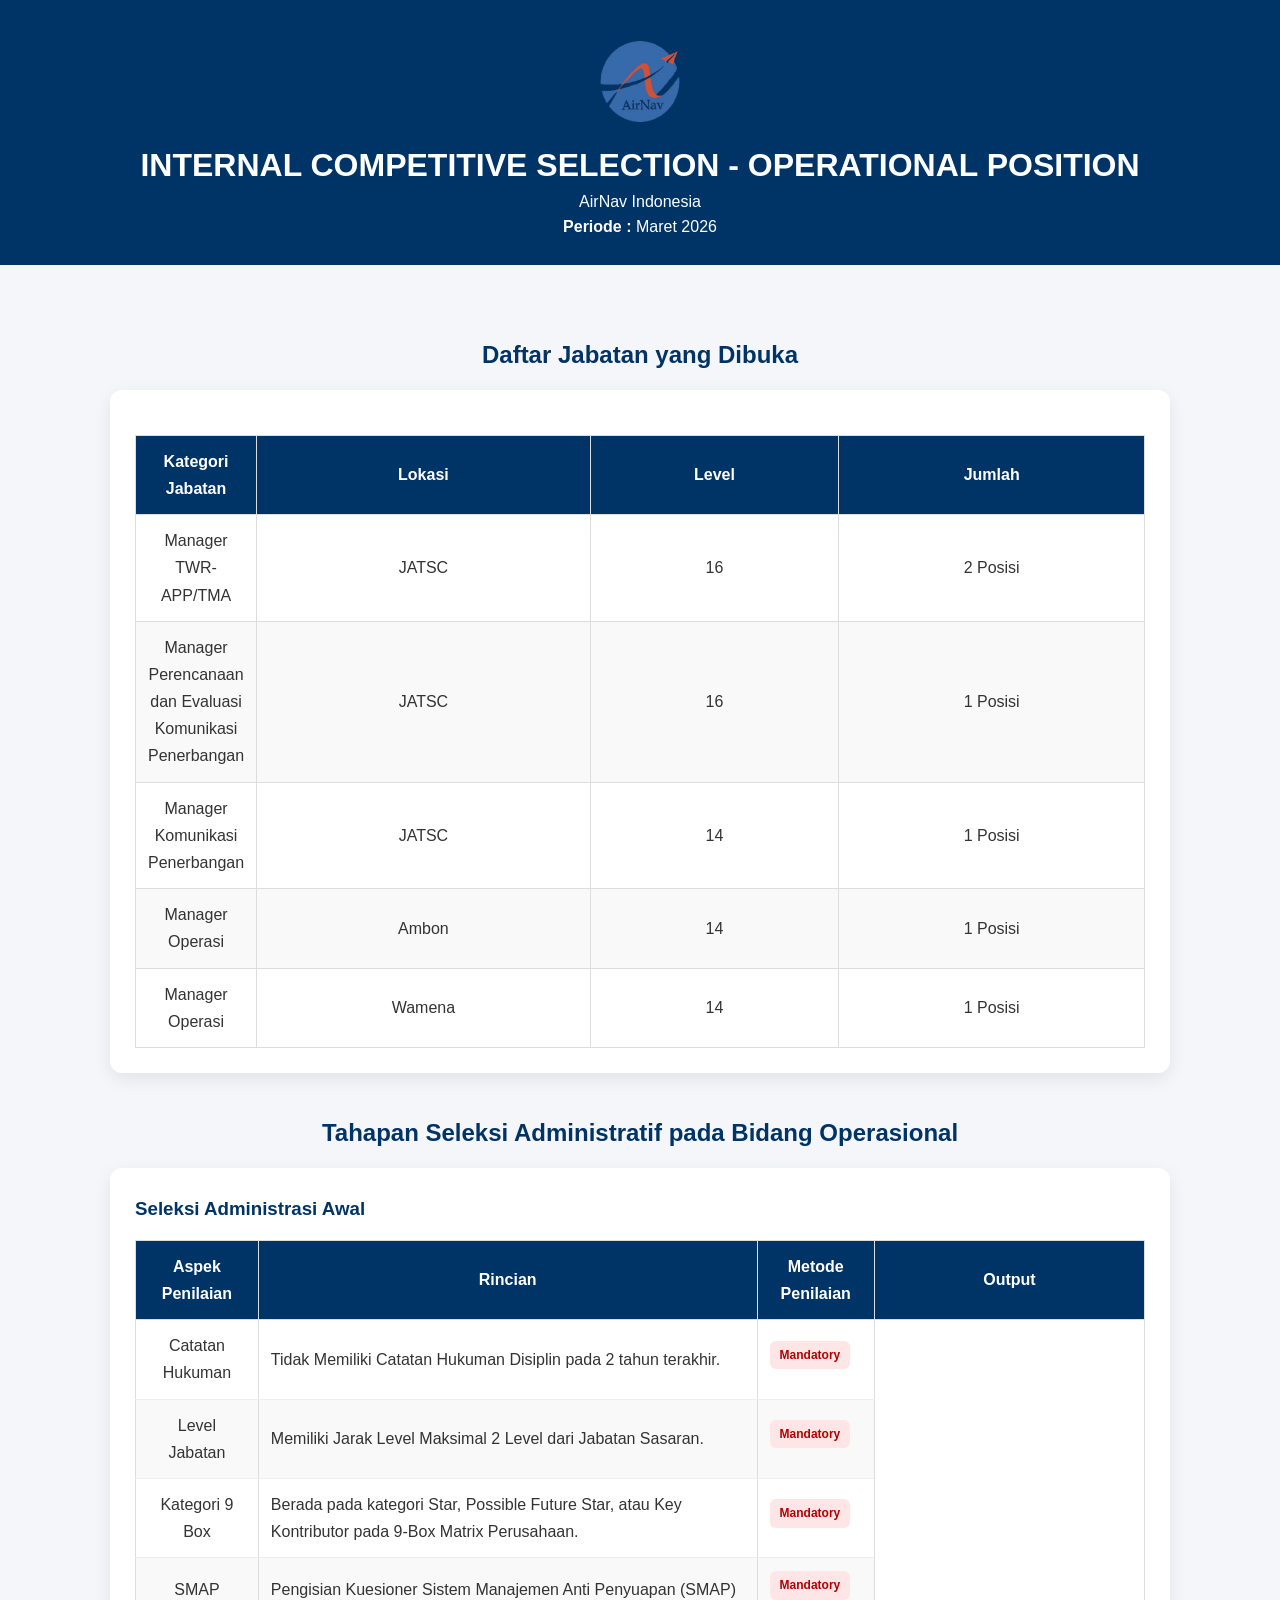
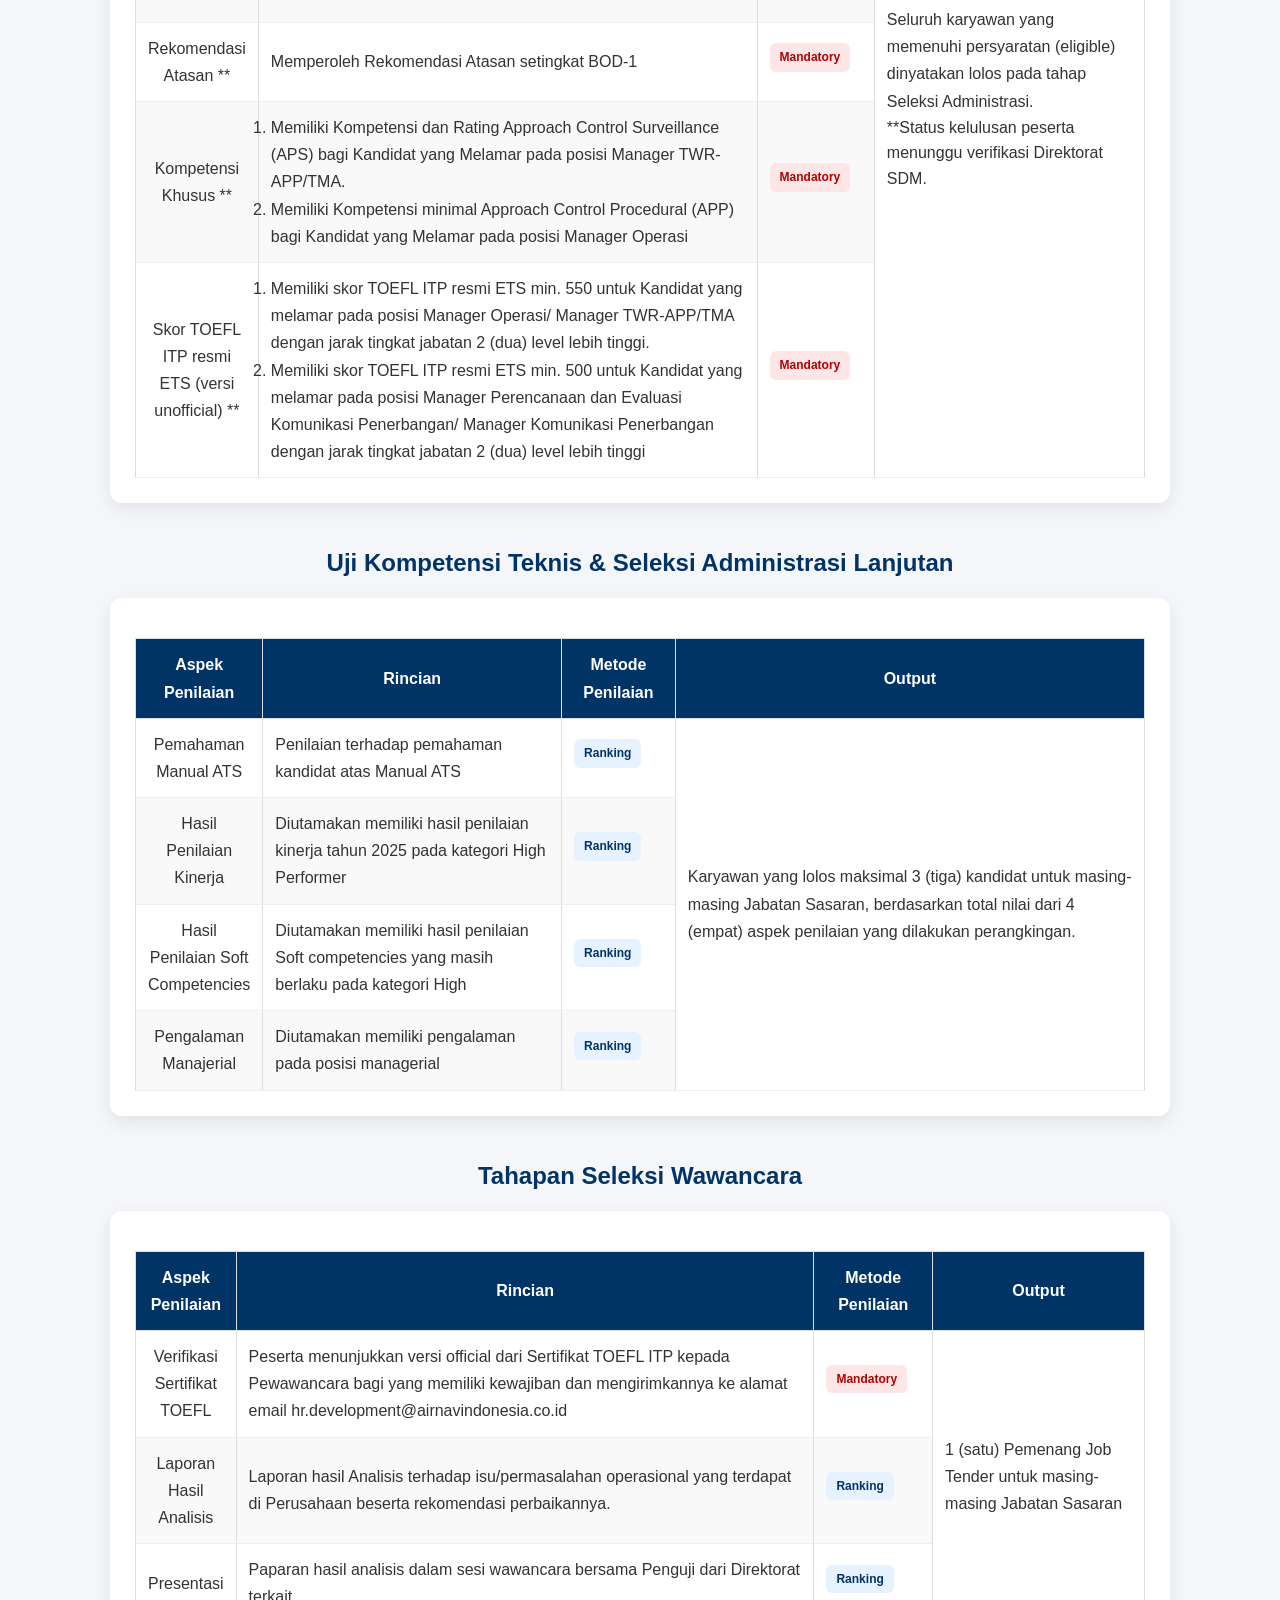
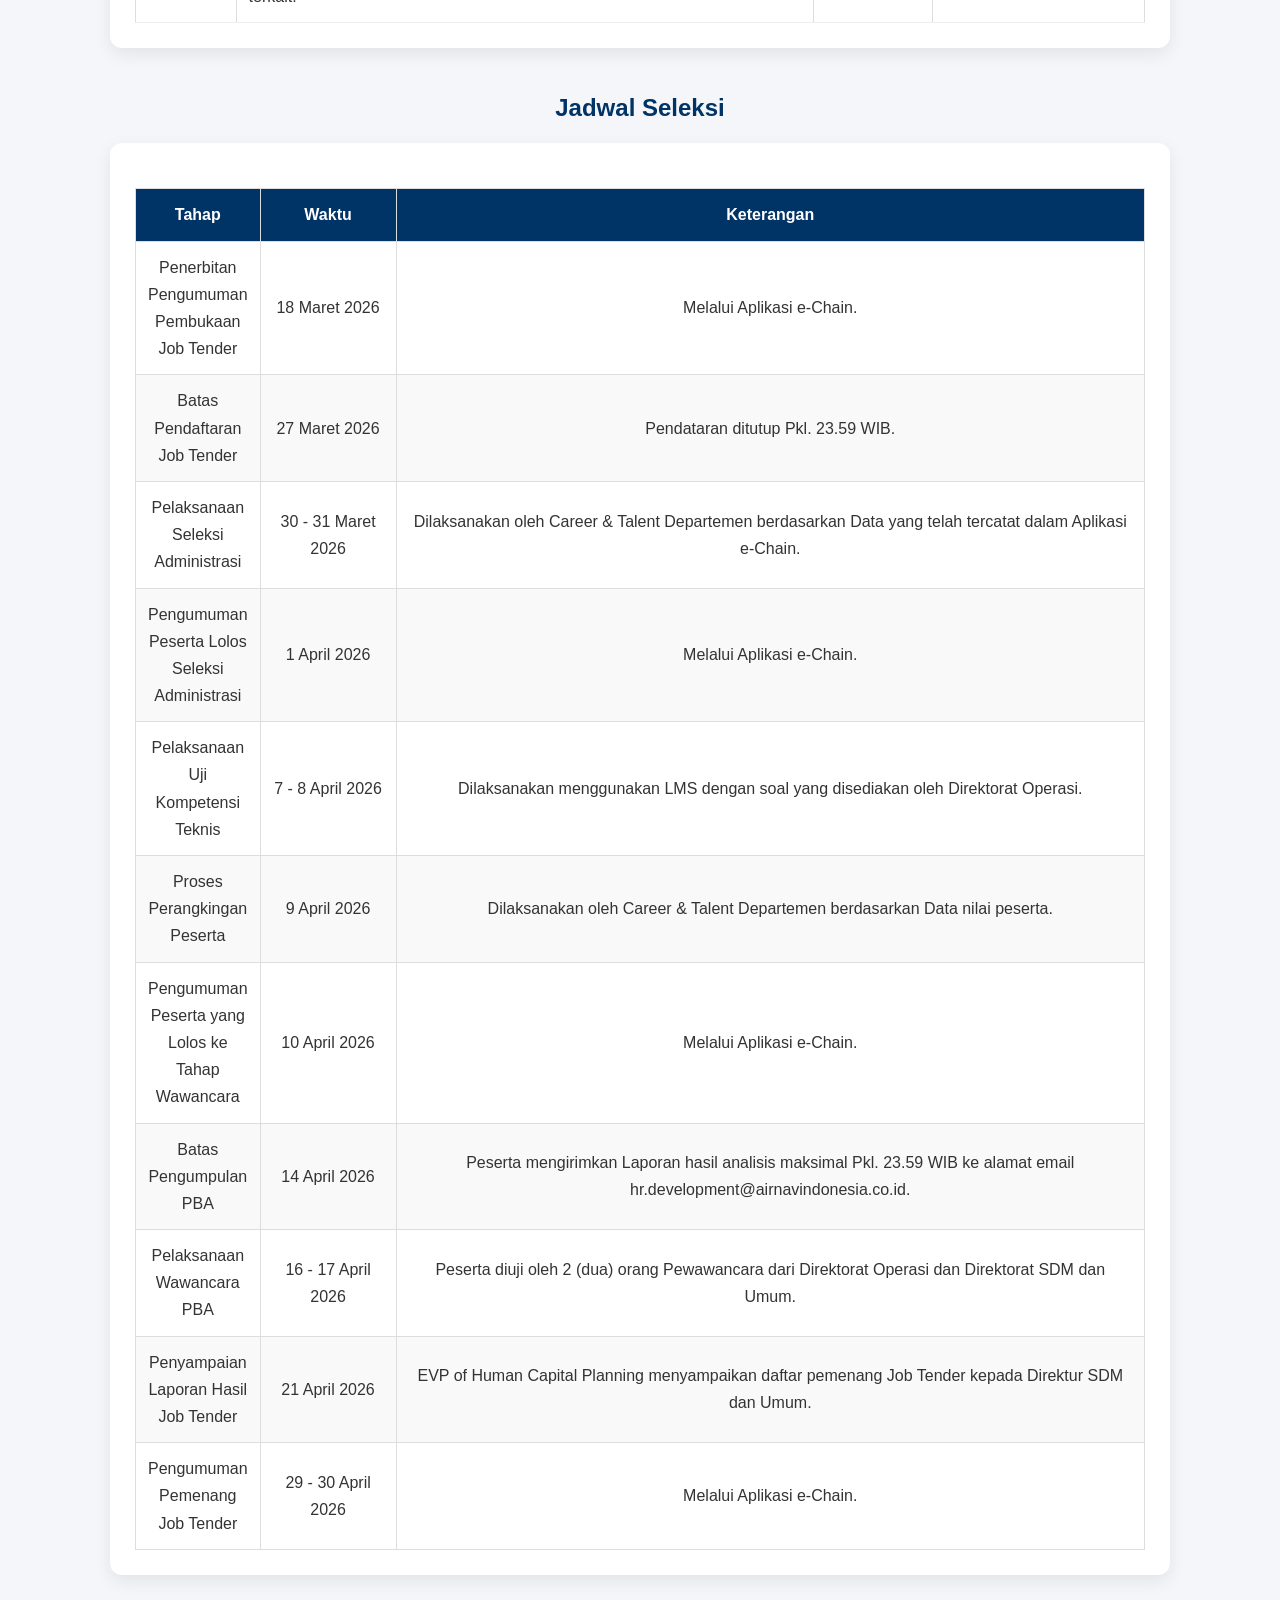
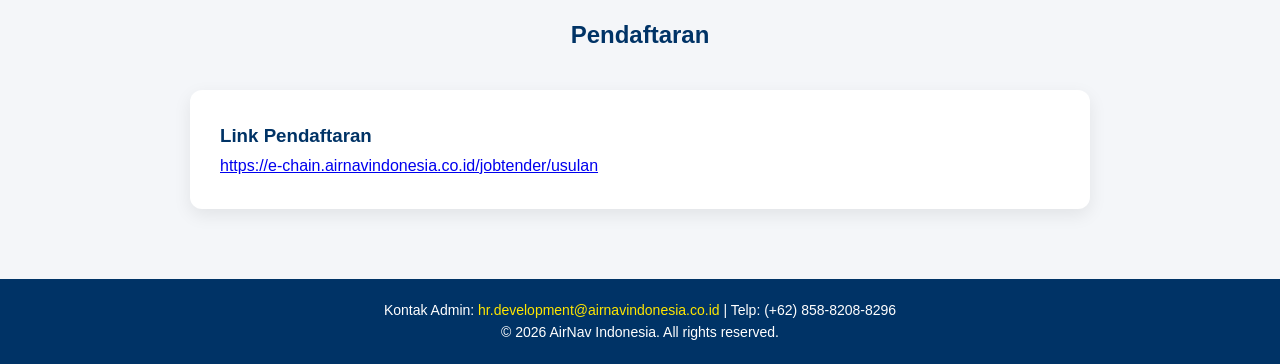
<file: index.html>
<!DOCTYPE html>
<html>

<head>

<title>Internal Competitive Selection | Operasi</title>

<link rel="stylesheet" href="css/style.css">

<meta name="viewport" content="width=device-width, initial-scale=1.0">

</head>

<body>

<header>

<img src="images/logo.png" class="logo">

<h1 id="judulTender">Internal Competitive Selection</h1>

<p>AirNav Indonesia</p>

<p><b>Periode :</b> <span id="periodeTender"></span></p>

</header>

<div class="container">

<!-- ======================
JABATAN
====================== -->

<h2>Daftar Jabatan yang Dibuka</h2>

<div class="card admin-card">
<table>

<thead>
<tr>
<th>Kategori Jabatan</th>
<th>Lokasi</th>
<th>Level</th>
<th>Jumlah</th>
</tr>
</thead>

<tbody id="jabatanTable"></tbody>

</table>
</div>


<!-- ======================
SELEKSI ADMINISTRATIF 
====================== -->

<h2>Tahapan Seleksi Administratif pada Bidang Operasional</h2>

<div class="card admin-card">

<h3>Seleksi Administrasi Awal</h3>

<table class="admin-table">

<thead>
<tr>
<th>Aspek Penilaian</th>
<th>Rincian</th>
<th>Metode Penilaian</th>
<th>Output</th>
</tr>
</thead>

<tbody id="adminTable"></tbody>

</table>

</div>


<!-- ====================
 ========================-->

<h2>Uji Kompetensi Teknis & Seleksi Administrasi Lanjutan</h2>

<div class="card admin-card">

<table class="admin-table">

<thead>
<tr>
<th>Aspek Penilaian</th>
<th>Rincian</th>
<th>Metode Penilaian</th>
<th>Output</th>
</tr>
</thead>

<tbody id="adminTable2"></tbody>

</table>

</div>


<!-- ======================
TAHAP WAWANCARA
====================== -->

<h2>Tahapan Seleksi Wawancara</h2>

<div class="card admin-card">

<table class="admin-table">

<thead>
<tr>
<th>Aspek Penilaian</th>
<th>Rincian</th>
<th>Metode Penilaian</th>
<th>Output</th>
</tr>
</thead>

<tbody id="wawancara"></tbody>

</table>

</div>



<!-- ======================
JADWAL
====================== -->

<h2>Jadwal Seleksi</h2>

<div class="card admin-card">
<table>

<thead>
<tr>
<th>Tahap</th>
<th>Waktu</th>
<th>Keterangan</th>
</tr>
</thead>

<tbody id="jadwalTable"></tbody>

</table>
</div>


<!-- ======================
PENDAFTARAN
===================== -->
<h2>Pendaftaran </h2>

<div id= "pendaftaran" class="card-container"></div>


</div>


<!-- ======================
FOOTER
===================== -->
<footer>
    <p>Kontak Admin: <a href="hr.development@airnavindonesia.co.id">hr.development@airnavindonesia.co.id</a> | Telp: (+62) 858-8208-8296</p>
    <p>© 2026 AirNav Indonesia. All rights reserved.</p>
</footer>

<script src="js/script.js"></script>

</body>
</html>
</file>
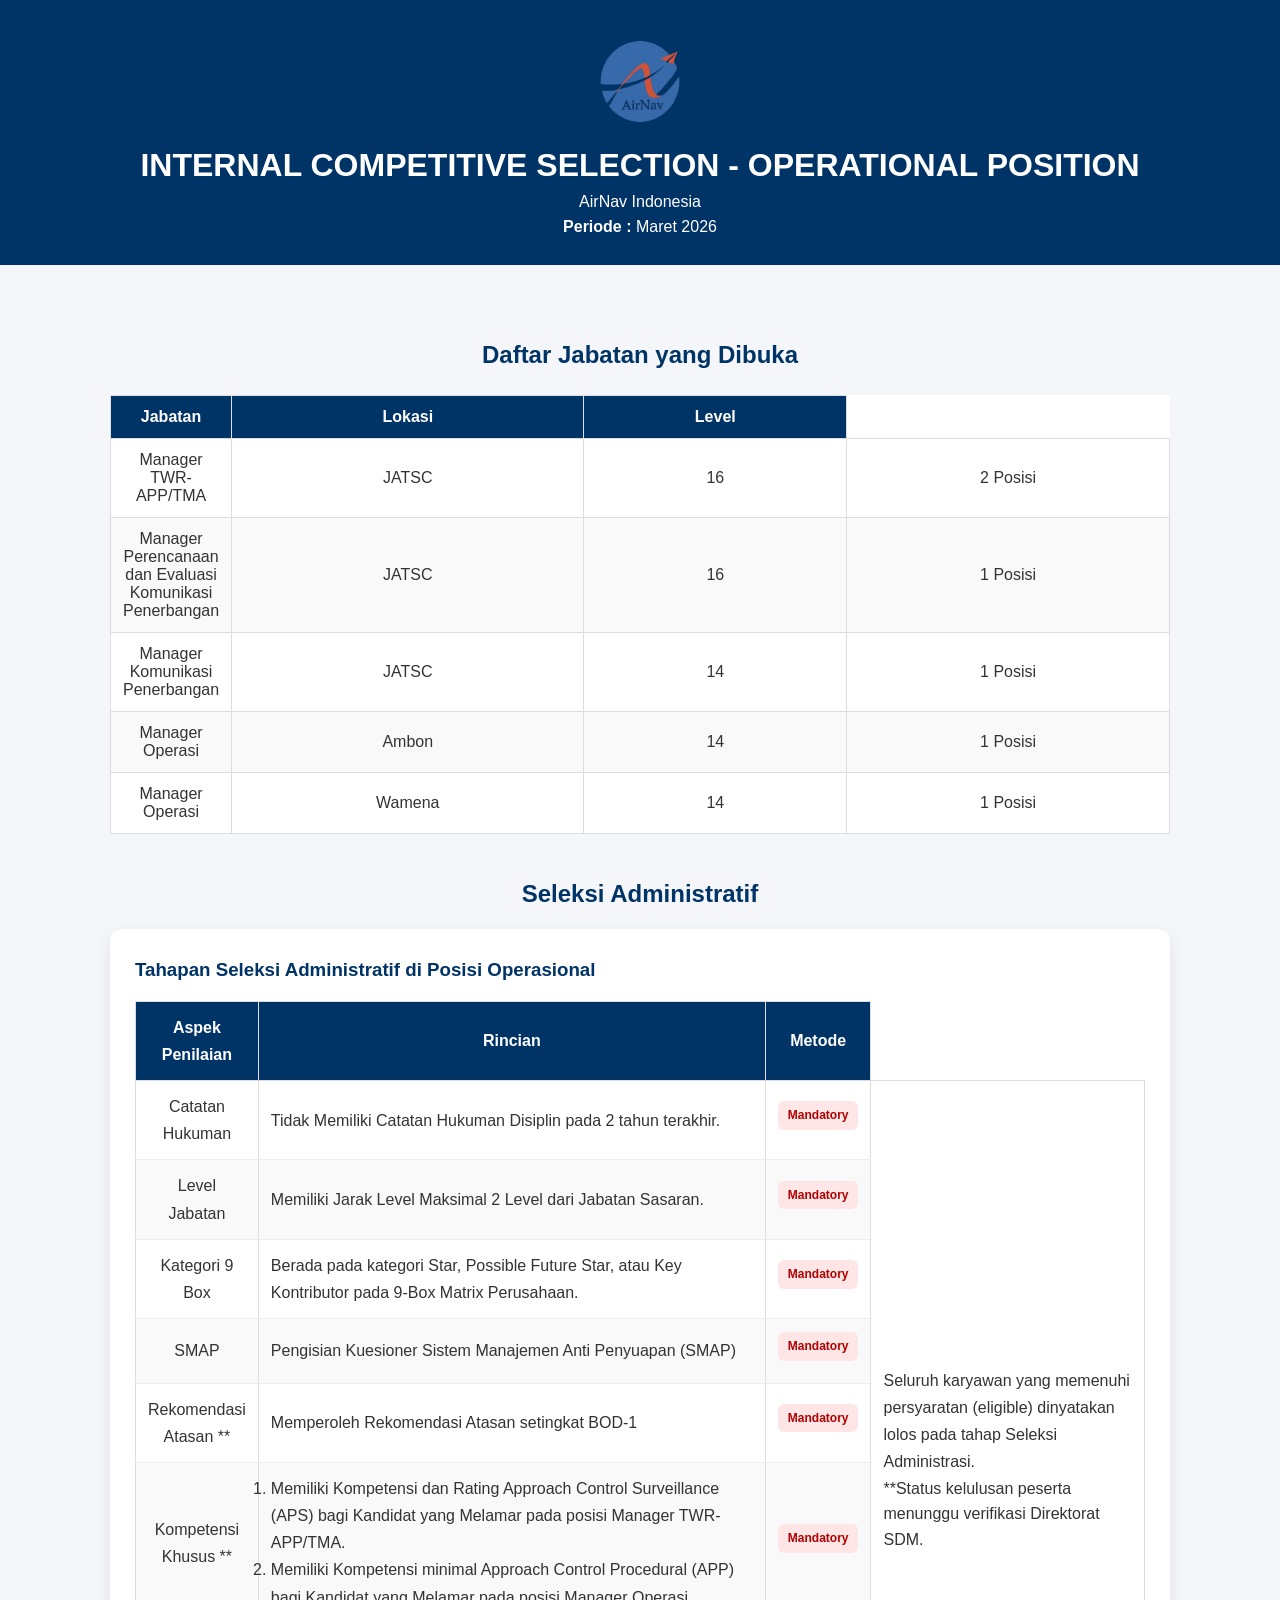
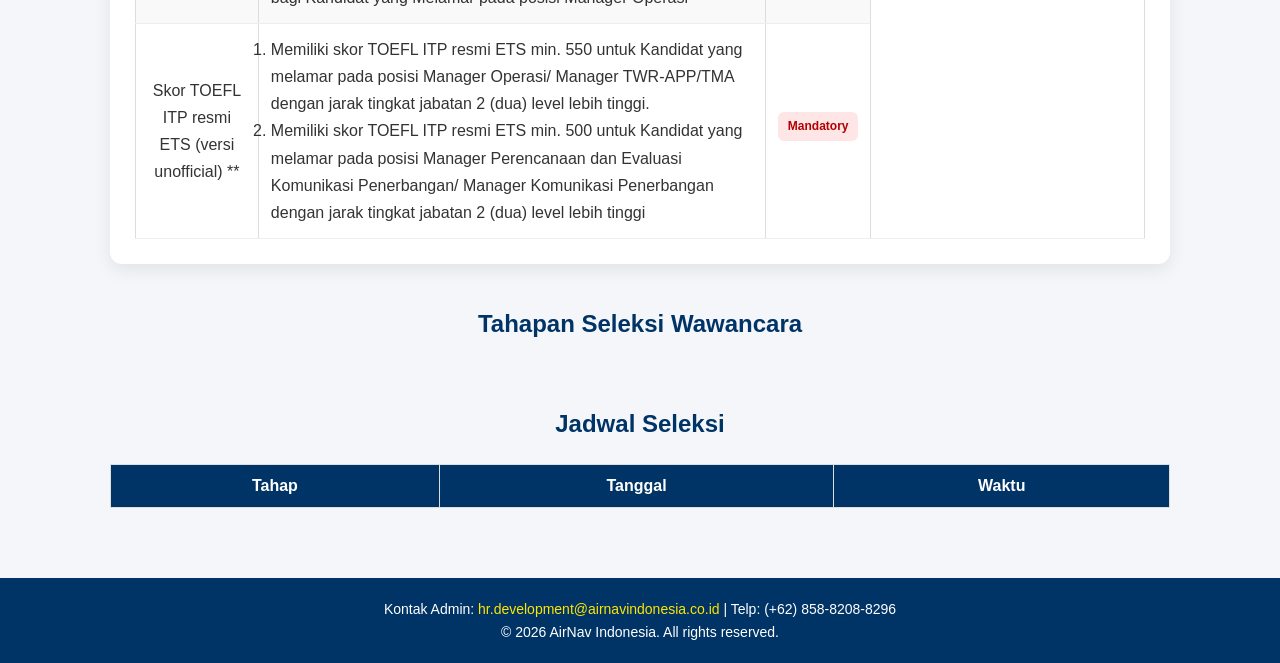
<file: tender.html>
<!DOCTYPE html>
<html>

<head>

<title>Spesifikasi Job Tender</title>

<link rel="stylesheet" href="css/style.css">

<meta name="viewport" content="width=device-width, initial-scale=1">

</head>

<body>

<header>

<img src="images/logo.png" class="logo">

<h1 id="judulTender">Job Tender Internal</h1>

<p>AirNav Indonesia</p>

<p><b>Periode :</b> <span id="periodeTender"></span></p>

</header>

<div class="container">

<!-- ======================
JABATAN
====================== -->

<h2>Daftar Jabatan yang Dibuka</h2>

<table>

<thead>
<tr>
<th>Jabatan</th>
<th>Lokasi</th>
<th>Level</th>
</tr>
</thead>

<tbody id="jabatanTable"></tbody>

</table>


<!-- ======================
SELEKSI ADMINISTRATIF
====================== -->

<h2>Seleksi Administratif</h2>

<div class="card admin-card">

<h3>Tahapan Seleksi Administratif di Posisi Operasional</h3>

<table class="admin-table">

<thead>
<tr>
<th>Aspek Penilaian</th>
<th>Rincian</th>
<th>Metode</th>
</tr>
</thead>

<tbody id="adminTable"></tbody>

</table>

</div>


<!-- ======================
TAHAP WAWANCARA
====================== -->

<h2>Tahapan Seleksi Wawancara</h2>

<div id="wawancara" class="card-container"></div>



<!-- ======================
JADWAL
====================== -->

<h2>Jadwal Seleksi</h2>

<table>

<thead>
<tr>
<th>Tahap</th>
<th>Tanggal</th>
<th>Waktu</th>
</tr>
</thead>

<tbody id="jadwalTable"></tbody>

</table>

</div>


<!-- ======================
FOOTER
===================== -->
<footer>
    <p>Kontak Admin: <a href="hr.development@airnavindonesia.co.id">hr.development@airnavindonesia.co.id</a> | Telp: (+62) 858-8208-8296</p>
    <p>© 2026 AirNav Indonesia. All rights reserved.</p>
</footer>

<script src="js/script.js"></script>

</body>
</html>
</file>
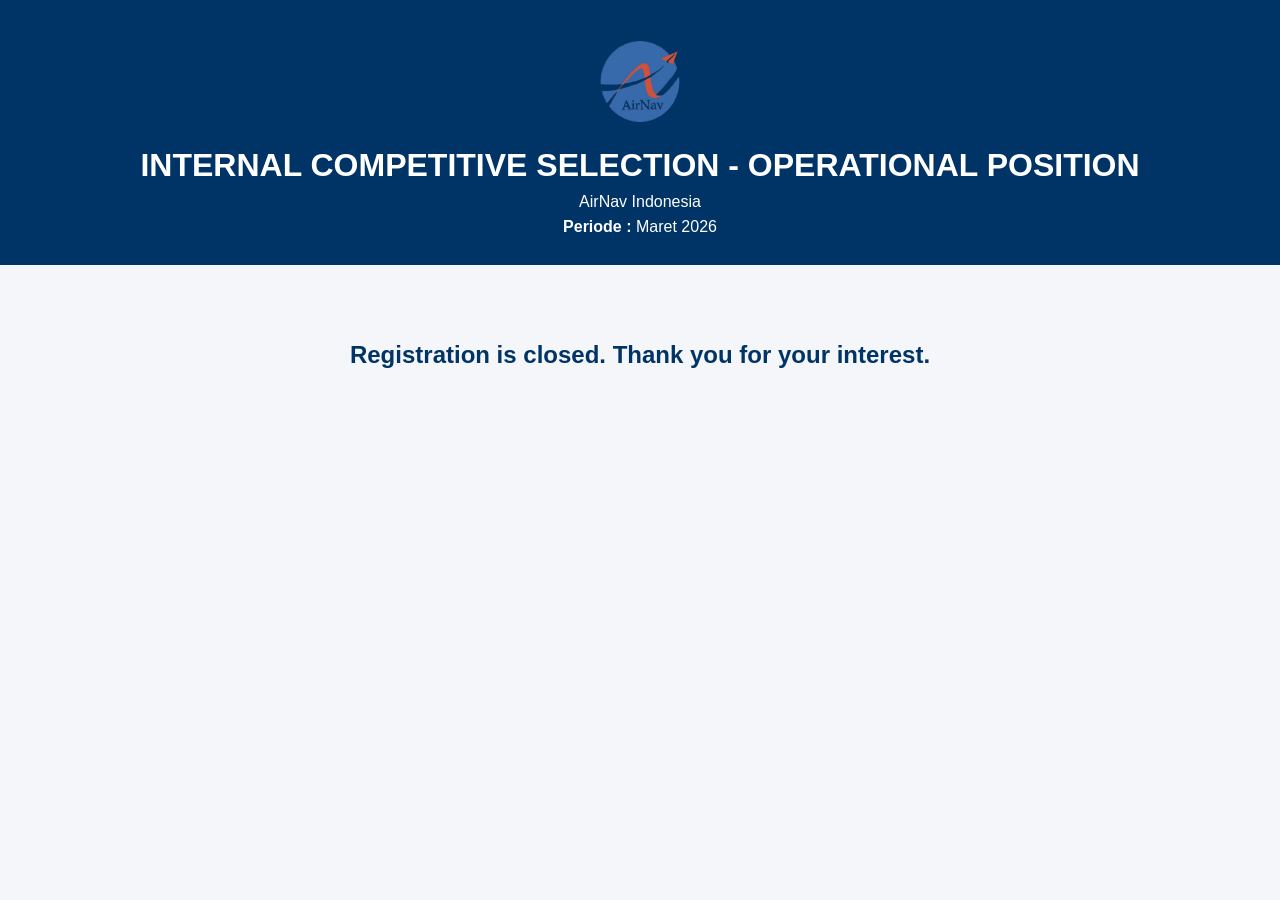
<file: tes.html>
<!DOCTYPE html>
<html>

<head>

<title>Internal Competitive Selection | Teknik</title>

<link rel="stylesheet" href="css/style.css">

<meta name="viewport" content="width=device-width, initial-scale=1">

</head>

<body>

<header>

<img src="images/logo.png" class="logo">

<h1 id="judulTender">Internal Competitive Selection</h1>

<p>AirNav Indonesia</p>

<p><b>Periode :</b> <span id="periodeTender"></span></p>

</header>

<div class="container">

<h2>Registration is closed. Thank you for your interest.</h2>

</div>

<script src="js/script.js"></script>

</body>
</html>
</file>
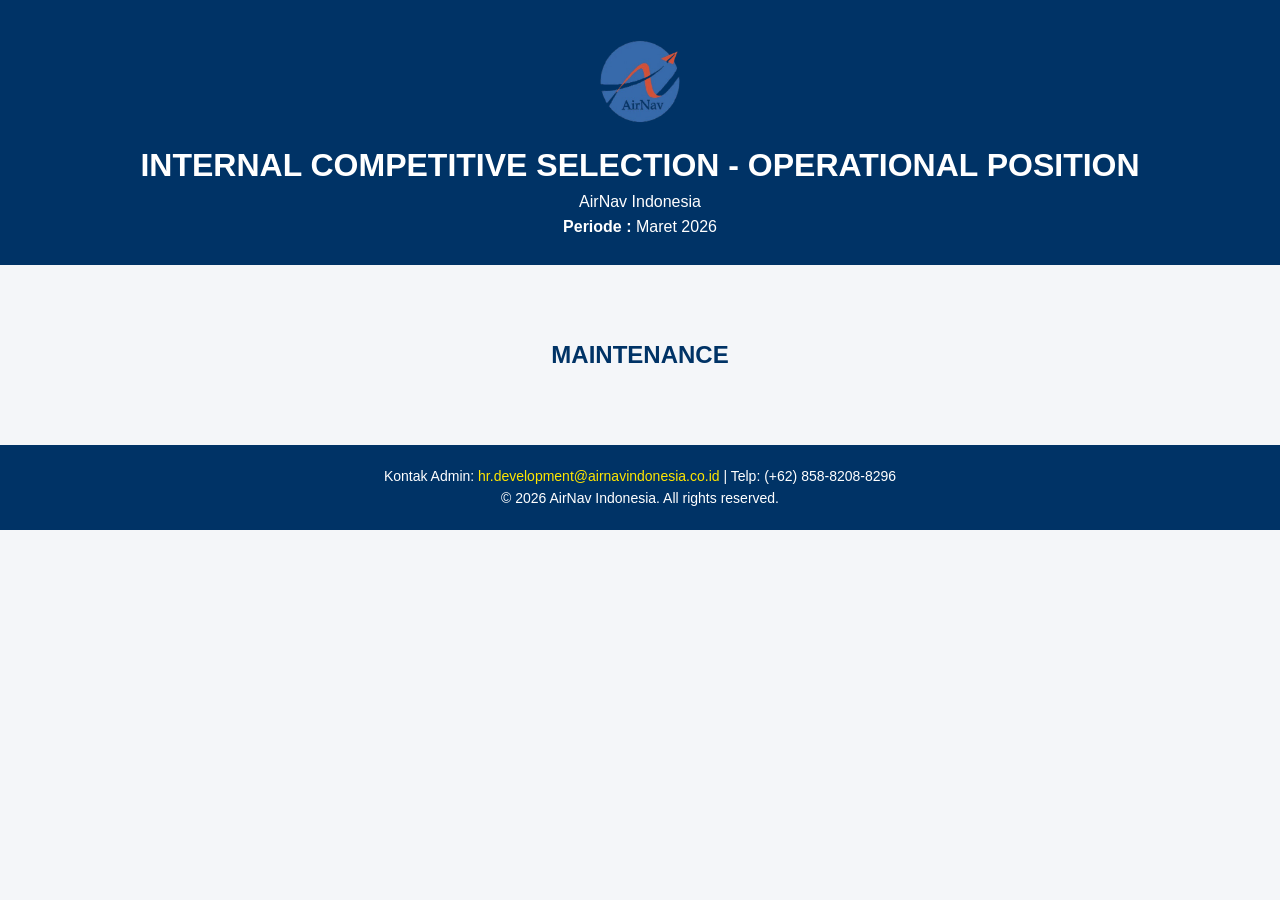
<file: test.html>
<!DOCTYPE html>
<html>

<head>

<title>Internal Competitive Selection</title>

<link rel="stylesheet" href="css/style.css">

<meta name="viewport" content="width=device-width, initial-scale=1">

</head>

<body>

<header>

<img src="images/logo.png" class="logo">

<h1 id="judulTender">Internal Competitive Selection</h1>

<p>AirNav Indonesia</p>

<p><b>Periode :</b> <span id="periodeTender"></span></p>

</header>

<div class="container">

<h2>MAINTENANCE</h2>

</div>

<!-- ======================
FOOTER
===================== -->
<footer>
    <p>Kontak Admin: <a href="hr.development@airnavindonesia.co.id">hr.development@airnavindonesia.co.id</a> | Telp: (+62) 858-8208-8296</p>
    <p>© 2026 AirNav Indonesia. All rights reserved.</p>
</footer>

<script src="js/script.js"></script>

</body>
</html>
</file>
<file: css/style.css>
/* =====================
GLOBAL
===================== */
*{
box-sizing:border-box;
margin:0;
padding:0;
}

body{

font-family: Arial, Helvetica, sans-serif;
background:#f4f6f9;
margin:0;
color:#333;


}

/* =====================
HEADER
===================== */

header{

background:#003366;
color:white;
padding:25px;
text-align:center;

}

.logo{

/* width:200px;
margin-bottom:10px; */


max-width:200px;
width:100%;
height:auto;


}

header h1{

margin:5px 0;

}

/* =====================
CONTAINER
===================== */

.container{

/* width:85%;
margin:auto;
padding:30px; */

width:100%;
max-width:1100px;
margin:auto;
padding:30px 20px;

}

h2{

margin-top:40px;
color:#003366;
text-align:center;
line-height: 40px;

}

h3{

margin-top:20px;
color:#003366;

}

p{

line-height:1.6;

}

/* =====================
TABLE
===================== */

table{

width:100%;
border-collapse:collapse;
margin-top:20px;
background:white;

}

th, td{

border:1px solid #ddd;
padding:12px;
text-align:center;

}

th{

background:#003366;
color:white;

}

tr:nth-child(even){

background:#f9f9f9;

}

table td:first-child {
  text-align: center;
  width: 50px;
}

/* =====================
CARD CONTAINER
===================== */

.card-container{

display:flex;
flex-wrap:wrap;
gap:20px;
margin-top:20px;
justify-content:center;

}


/* =====================
CARD
===================== */

.card{

background:white;
padding:30px;
border-radius:12px;
box-shadow:0 6px 18px rgba(0,0,0,0.08);

width:100%;
max-width:900px;

line-height:1.7;

margin-top:15px;

}

.card:hover{

transform:translateY(-7px);

}

.card h3{

margin-top:0;

}

/* =====================
ADMINISTRATIF CARD
===================== */

.admin-card{

width:100%;
max-width:100%;
padding:25px;

}

/* tabel administratif */

.admin-table{

width:100%;
border-collapse:collapse;
margin-top:15px;

}

.admin-table th{

background:#003366;
color:white;
padding:12px;
text-align:center;

}

.admin-table td{

padding:12px;
border-bottom:1px solid #eee;
text-align:left;


}

.admin-table tr:hover{

background:#f4f8ff;

}

/* =====================
BADGE
===================== */

.badge{

display:inline-block;
padding:4px 10px;
border-radius:6px;
font-size:12px;
margin-bottom:10px;
font-weight:bold;
white-space:nowrap;

}

.mandatory{

background:#ffe6e6;
color:#b30000;

}

.ranking{

background:#e6f2ff;
color:#003366;

}

.nilai-tambah{

background:#e6f7ec;
color:#1a7f37;

}

/* =====================
RESPONSIVE MOBILE
===================== */

@media (max-width:768px){

.container{

width:100%;
padding:15px;
justify-content:center;

}

.logo{
width:140px;
}

.card{

width:100%;
max-width: 100%;

}

.card-container{
flex-direction:column;
}

table{

font-size:14px;
display:block;
overflow-x:auto; 

}

header{

padding:20px 10px;

}

}

html, body{
overflow-x:hidden;
}


/* =====================
FOOTER
===================== */
footer {
    background-color: #003366;
    color: white;
    text-align: center;
    padding: 20px 10px;
    margin-top: 40px;
    font-size: 14px;
}

footer a {
    color: #ffe600;
    text-decoration: none;
}

footer a:hover {
    text-decoration: underline;
}

/* Footer responsive */
@media (max-width: 768px) {
    footer {
        font-size: 13px;
        padding: 15px 10px;
    }
}
</file>
